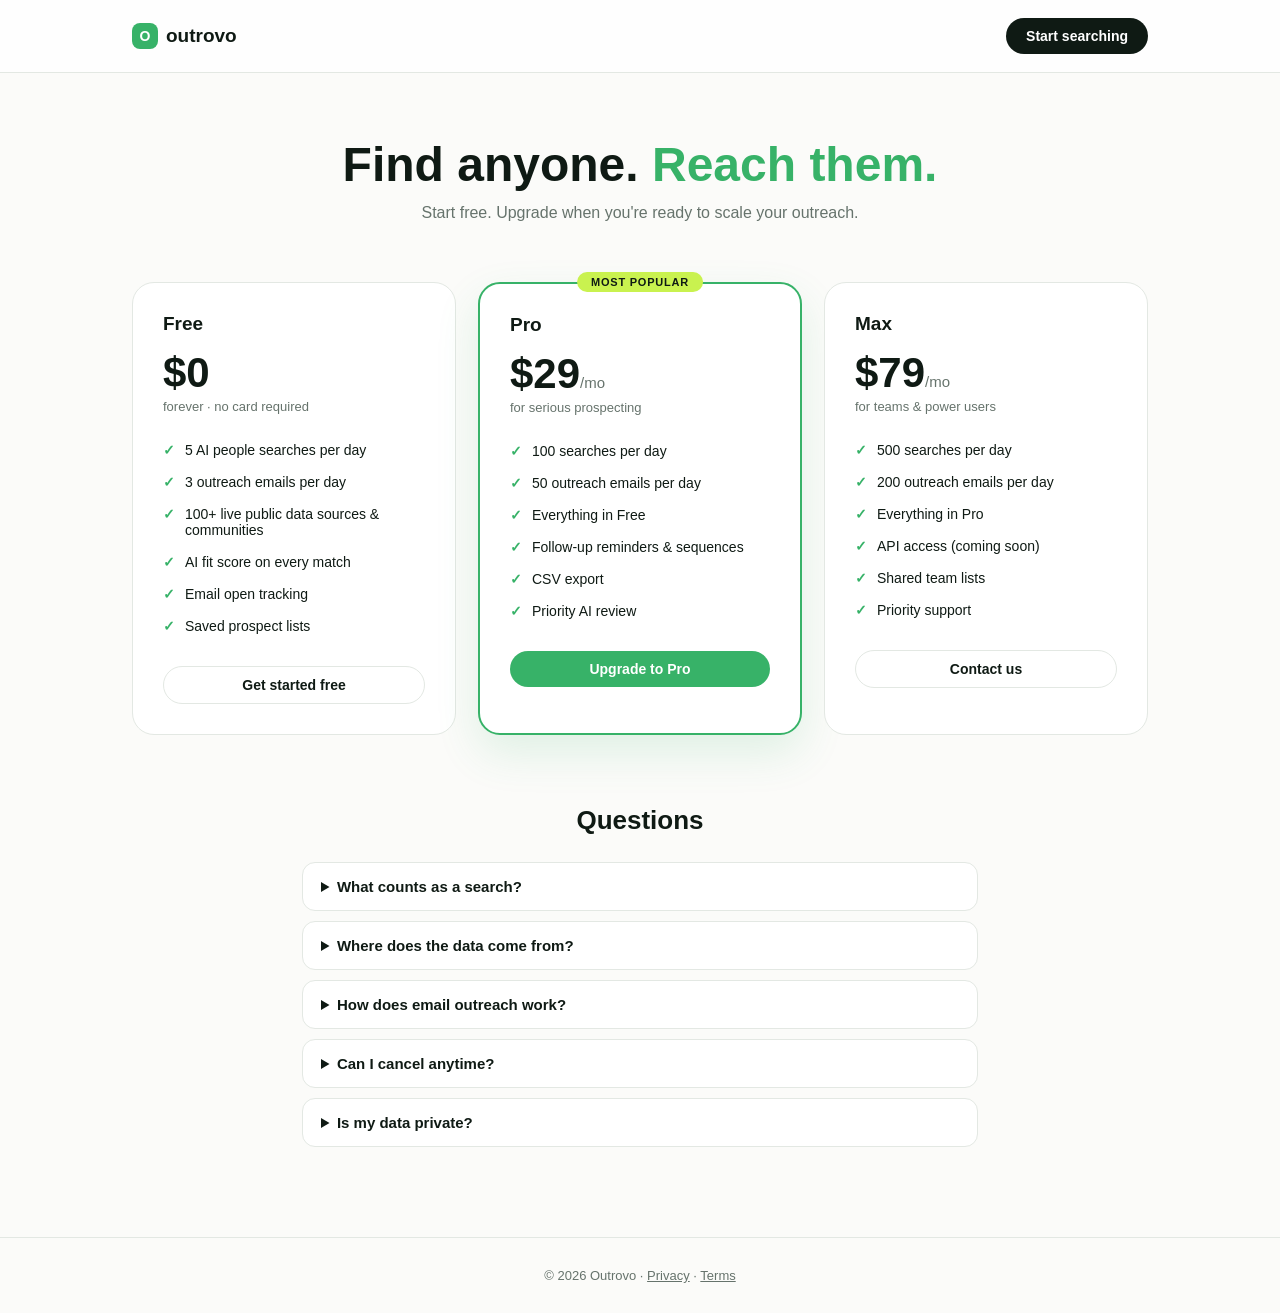
<file: static/pricing.html>
<!DOCTYPE html>
<html lang="en">
<head>
<meta charset="UTF-8">
<meta name="viewport" content="width=device-width, initial-scale=1.0">
<title>Pricing — Outrovo</title>
<style>
:root {
  --brand: #37b268; --brand-dark: #2a9554; --lime: #c9f24f;
  --ink: #0f1a14; --muted: #66736c; --border: #e3e8e3; --bg: #fbfbf9;
}
* { margin: 0; box-sizing: border-box; }
body { font-family: -apple-system, "Segoe UI", Roboto, sans-serif; background: var(--bg); color: var(--ink); }
nav { padding: 18px 0; border-bottom: 1px solid var(--border); background: rgba(255,255,255,.8); }
.wrap { max-width: 1060px; margin: 0 auto; padding: 0 22px; }
.nav-inner { display: flex; justify-content: space-between; align-items: center; }
.logo { font-weight: 800; font-size: 19px; color: var(--ink); text-decoration: none; display: inline-flex; align-items: center; gap: 8px; }
.logo-mark { background: var(--brand); color: #fff; border-radius: 8px; width: 26px; height: 26px; display: inline-flex; align-items: center; justify-content: center; font-size: 14px; }
.btn { display: inline-flex; align-items: center; gap: 6px; padding: 10px 20px; border-radius: 999px; font-weight: 600; font-size: 14px; text-decoration: none; cursor: pointer; border: 0; }
.btn-primary { background: var(--ink); color: #fff; }
.btn-accent { background: var(--brand); color: #fff; }
.btn-outline { border: 1px solid var(--border); color: var(--ink); background: #fff; }
header { text-align: center; padding: 64px 22px 40px; }
h1 { font-size: clamp(32px, 5vw, 48px); font-weight: 800; }
.sub { color: var(--muted); margin-top: 12px; font-size: 16px; }
.plans { display: grid; grid-template-columns: repeat(auto-fit, minmax(280px, 1fr)); gap: 22px; padding: 20px 22px 70px; max-width: 1060px; margin: 0 auto; }
.plan { background: #fff; border: 1px solid var(--border); border-radius: 22px; padding: 30px; position: relative; }
.plan.hot { border: 2px solid var(--brand); box-shadow: 0 18px 44px rgba(55,178,104,.14); }
.plan .flag { position: absolute; top: -12px; left: 50%; transform: translateX(-50%); background: var(--lime); color: var(--ink); font-size: 11px; font-weight: 800; text-transform: uppercase; letter-spacing: .07em; padding: 4px 14px; border-radius: 999px; }
.plan h2 { font-size: 19px; }
.price { font-size: 42px; font-weight: 800; margin: 14px 0 2px; }
.price small { font-size: 15px; font-weight: 500; color: var(--muted); }
.per { color: var(--muted); font-size: 13px; margin-bottom: 20px; }
.plan ul { list-style: none; padding: 0; margin: 0 0 24px; }
.plan li { padding: 8px 0; font-size: 14px; display: flex; gap: 10px; align-items: flex-start; }
.plan li::before { content: "✓"; color: var(--brand); font-weight: 800; flex-shrink: 0; }
.plan .btn { width: 100%; justify-content: center; }
.faq { max-width: 720px; margin: 0 auto; padding: 0 22px 80px; }
.faq h2 { text-align: center; font-size: 26px; margin-bottom: 26px; }
.faq details { background: #fff; border: 1px solid var(--border); border-radius: 13px; margin-bottom: 10px; padding: 0 18px; }
.faq summary { padding: 15px 0; font-weight: 600; cursor: pointer; font-size: 15px; }
.faq p { color: var(--muted); font-size: 14px; padding-bottom: 15px; line-height: 1.65; }
footer { text-align: center; padding: 30px; color: var(--muted); font-size: 13px; border-top: 1px solid var(--border); }
footer a { color: var(--muted); }
</style>
</head>
<body>
<nav><div class="wrap nav-inner">
  <a class="logo" href="/"><span class="logo-mark">O</span>outrovo</a>
  <a class="btn btn-primary" href="/">Start searching</a>
</div></nav>

<header>
  <h1>Find anyone. <span style="color:var(--brand)">Reach them.</span></h1>
  <p class="sub">Start free. Upgrade when you're ready to scale your outreach.</p>
</header>

<div class="plans">
  <div class="plan">
    <h2>Free</h2>
    <div class="price">$0</div>
    <div class="per">forever · no card required</div>
    <ul>
      <li>5 AI people searches per day</li>
      <li>3 outreach emails per day</li>
      <li>100+ live public data sources &amp; communities</li>
      <li>AI fit score on every match</li>
      <li>Email open tracking</li>
      <li>Saved prospect lists</li>
    </ul>
    <a class="btn btn-outline" href="/">Get started free</a>
  </div>

  <div class="plan hot">
    <div class="flag">Most popular</div>
    <h2>Pro</h2>
    <div class="price">$29<small>/mo</small></div>
    <div class="per">for serious prospecting</div>
    <ul>
      <li>100 searches per day</li>
      <li>50 outreach emails per day</li>
      <li>Everything in Free</li>
      <li>Follow-up reminders & sequences</li>
      <li>CSV export</li>
      <li>Priority AI review</li>
    </ul>
    <a class="btn btn-accent" href="/">Upgrade to Pro</a>
  </div>

  <div class="plan">
    <h2>Max</h2>
    <div class="price">$79<small>/mo</small></div>
    <div class="per">for teams & power users</div>
    <ul>
      <li>500 searches per day</li>
      <li>200 outreach emails per day</li>
      <li>Everything in Pro</li>
      <li>API access (coming soon)</li>
      <li>Shared team lists</li>
      <li>Priority support</li>
    </ul>
    <a class="btn btn-outline" href="mailto:sales@outrovo.com">Contact us</a>
  </div>
</div>

<div class="faq">
  <h2>Questions</h2>
  <details>
    <summary>What counts as a search?</summary>
    <p>One natural-language query that runs live across our data sources and returns AI-scored results. Re-opening a previous search from your history is free. Quotas reset every day at midnight UTC.</p>
  </details>
  <details>
    <summary>Where does the data come from?</summary>
    <p>Public sources only: Wikipedia, Wikidata, GitHub, Bluesky, OpenAlex, Hacker News, DEV.to, Mastodon, Product Hunt, YouTube, Hugging Face, npm, arXiv, PubMed, DBLP, Crossref, ORCID, MusicBrainz, Mixcloud, Dailymotion, Open Library, Codeberg, Lobsters, 180+ Stack Exchange communities, and personal websites. We never scrape private or login-walled content.</p>
  </details>
  <details>
    <summary>How does email outreach work?</summary>
    <p>Outrovo finds publicly published email addresses, verifies the domain can receive mail, drafts a personalized message, and sends it through your connected email account. An invisible 1×1 pixel tells you when it's opened. Follow-ups are drafted for your review but never sent automatically.</p>
  </details>
  <details>
    <summary>Can I cancel anytime?</summary>
    <p>Yes. Cancel in one click and your plan stays active until the end of the billing period, then returns to Free. Your lists and history are preserved.</p>
  </details>
  <details>
    <summary>Is my data private?</summary>
    <p>Your searches, lists, and outreach are scoped to your account and never shared with other users. See our <a href="/privacy">Privacy Policy</a> for the full picture, including how people found in searches can request removal.</p>
  </details>
</div>

<footer>
  © 2026 Outrovo · <a href="/privacy">Privacy</a> · <a href="/terms">Terms</a>
</footer>
</body>
</html>
</file>
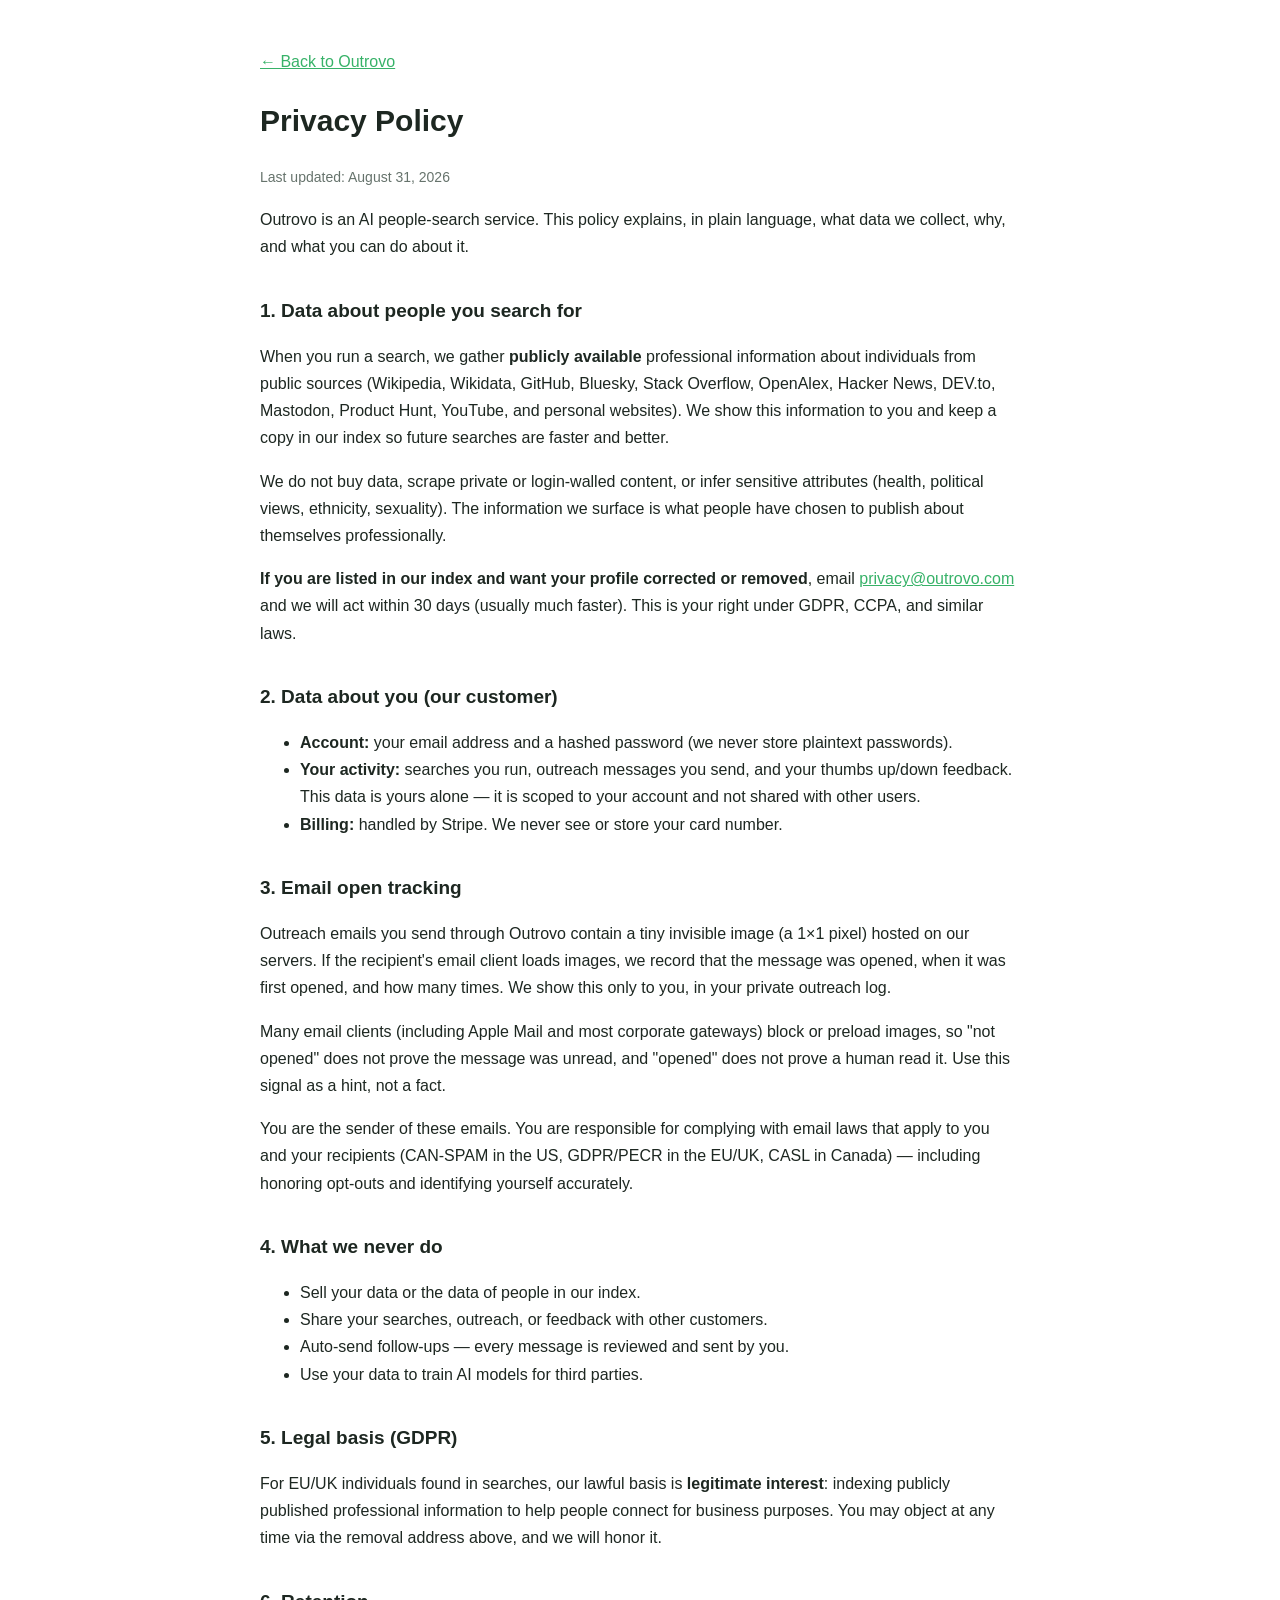
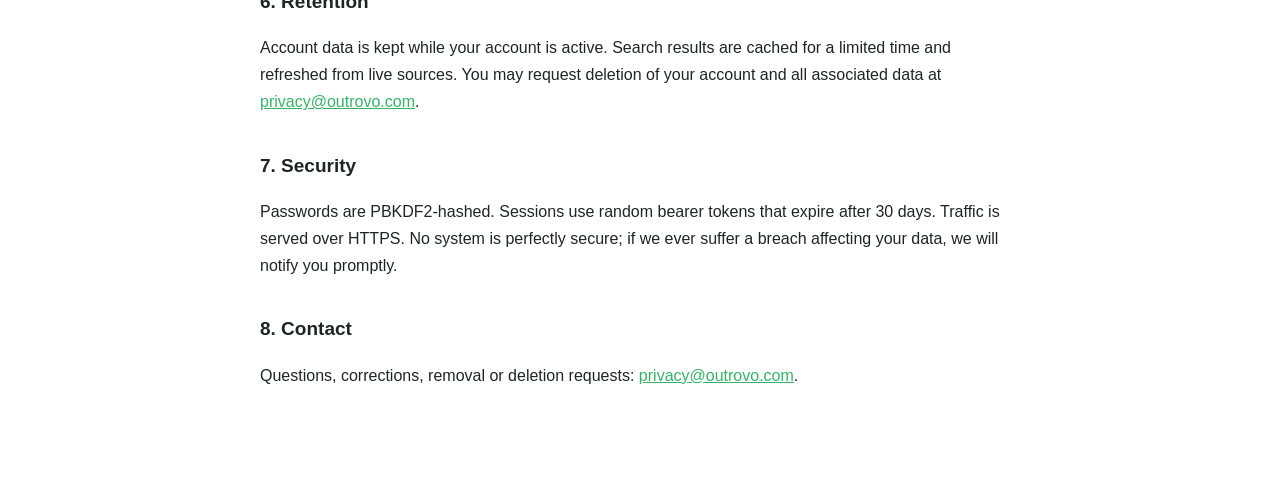
<file: static/privacy.html>
<!DOCTYPE html>
<html lang="en">
<head>
<meta charset="UTF-8">
<meta name="viewport" content="width=device-width, initial-scale=1.0">
<title>Privacy Policy — Outrovo</title>
<style>
body { font-family: -apple-system, "Segoe UI", Roboto, sans-serif; color: #1d2721;
  max-width: 760px; margin: 0 auto; padding: 48px 22px 80px; line-height: 1.7; }
h1 { font-size: 30px; } h2 { font-size: 19px; margin-top: 34px; }
a { color: #37b268; } .muted { color: #66736c; font-size: 14px; }
</style>
</head>
<body>
<a href="/">← Back to Outrovo</a>
<h1>Privacy Policy</h1>
<p class="muted">Last updated: August 31, 2026</p>

<p>Outrovo is an AI people-search service. This policy explains, in plain language, what data we collect, why, and what you can do about it.</p>

<h2>1. Data about people you search for</h2>
<p>When you run a search, we gather <strong>publicly available</strong> professional information about individuals from public sources (Wikipedia, Wikidata, GitHub, Bluesky, Stack Overflow, OpenAlex, Hacker News, DEV.to, Mastodon, Product Hunt, YouTube, and personal websites). We show this information to you and keep a copy in our index so future searches are faster and better.</p>
<p>We do not buy data, scrape private or login-walled content, or infer sensitive attributes (health, political views, ethnicity, sexuality). The information we surface is what people have chosen to publish about themselves professionally.</p>
<p><strong>If you are listed in our index and want your profile corrected or removed</strong>, email <a href="mailto:privacy@outrovo.com">privacy@outrovo.com</a> and we will act within 30 days (usually much faster). This is your right under GDPR, CCPA, and similar laws.</p>

<h2>2. Data about you (our customer)</h2>
<ul>
  <li><strong>Account:</strong> your email address and a hashed password (we never store plaintext passwords).</li>
  <li><strong>Your activity:</strong> searches you run, outreach messages you send, and your thumbs up/down feedback. This data is yours alone — it is scoped to your account and not shared with other users.</li>
  <li><strong>Billing:</strong> handled by Stripe. We never see or store your card number.</li>
</ul>

<h2>3. Email open tracking</h2>
<p>Outreach emails you send through Outrovo contain a tiny invisible image (a 1×1 pixel) hosted on our servers. If the recipient's email client loads images, we record that the message was opened, when it was first opened, and how many times. We show this only to you, in your private outreach log.</p>
<p>Many email clients (including Apple Mail and most corporate gateways) block or preload images, so "not opened" does not prove the message was unread, and "opened" does not prove a human read it. Use this signal as a hint, not a fact.</p>
<p>You are the sender of these emails. You are responsible for complying with email laws that apply to you and your recipients (CAN-SPAM in the US, GDPR/PECR in the EU/UK, CASL in Canada) — including honoring opt-outs and identifying yourself accurately.</p>

<h2>4. What we never do</h2>
<ul>
  <li>Sell your data or the data of people in our index.</li>
  <li>Share your searches, outreach, or feedback with other customers.</li>
  <li>Auto-send follow-ups — every message is reviewed and sent by you.</li>
  <li>Use your data to train AI models for third parties.</li>
</ul>

<h2>5. Legal basis (GDPR)</h2>
<p>For EU/UK individuals found in searches, our lawful basis is <strong>legitimate interest</strong>: indexing publicly published professional information to help people connect for business purposes. You may object at any time via the removal address above, and we will honor it.</p>

<h2>6. Retention</h2>
<p>Account data is kept while your account is active. Search results are cached for a limited time and refreshed from live sources. You may request deletion of your account and all associated data at <a href="mailto:privacy@outrovo.com">privacy@outrovo.com</a>.</p>

<h2>7. Security</h2>
<p>Passwords are PBKDF2-hashed. Sessions use random bearer tokens that expire after 30 days. Traffic is served over HTTPS. No system is perfectly secure; if we ever suffer a breach affecting your data, we will notify you promptly.</p>

<h2>8. Contact</h2>
<p>Questions, corrections, removal or deletion requests: <a href="mailto:privacy@outrovo.com">privacy@outrovo.com</a>.</p>
</body>
</html>
</file>
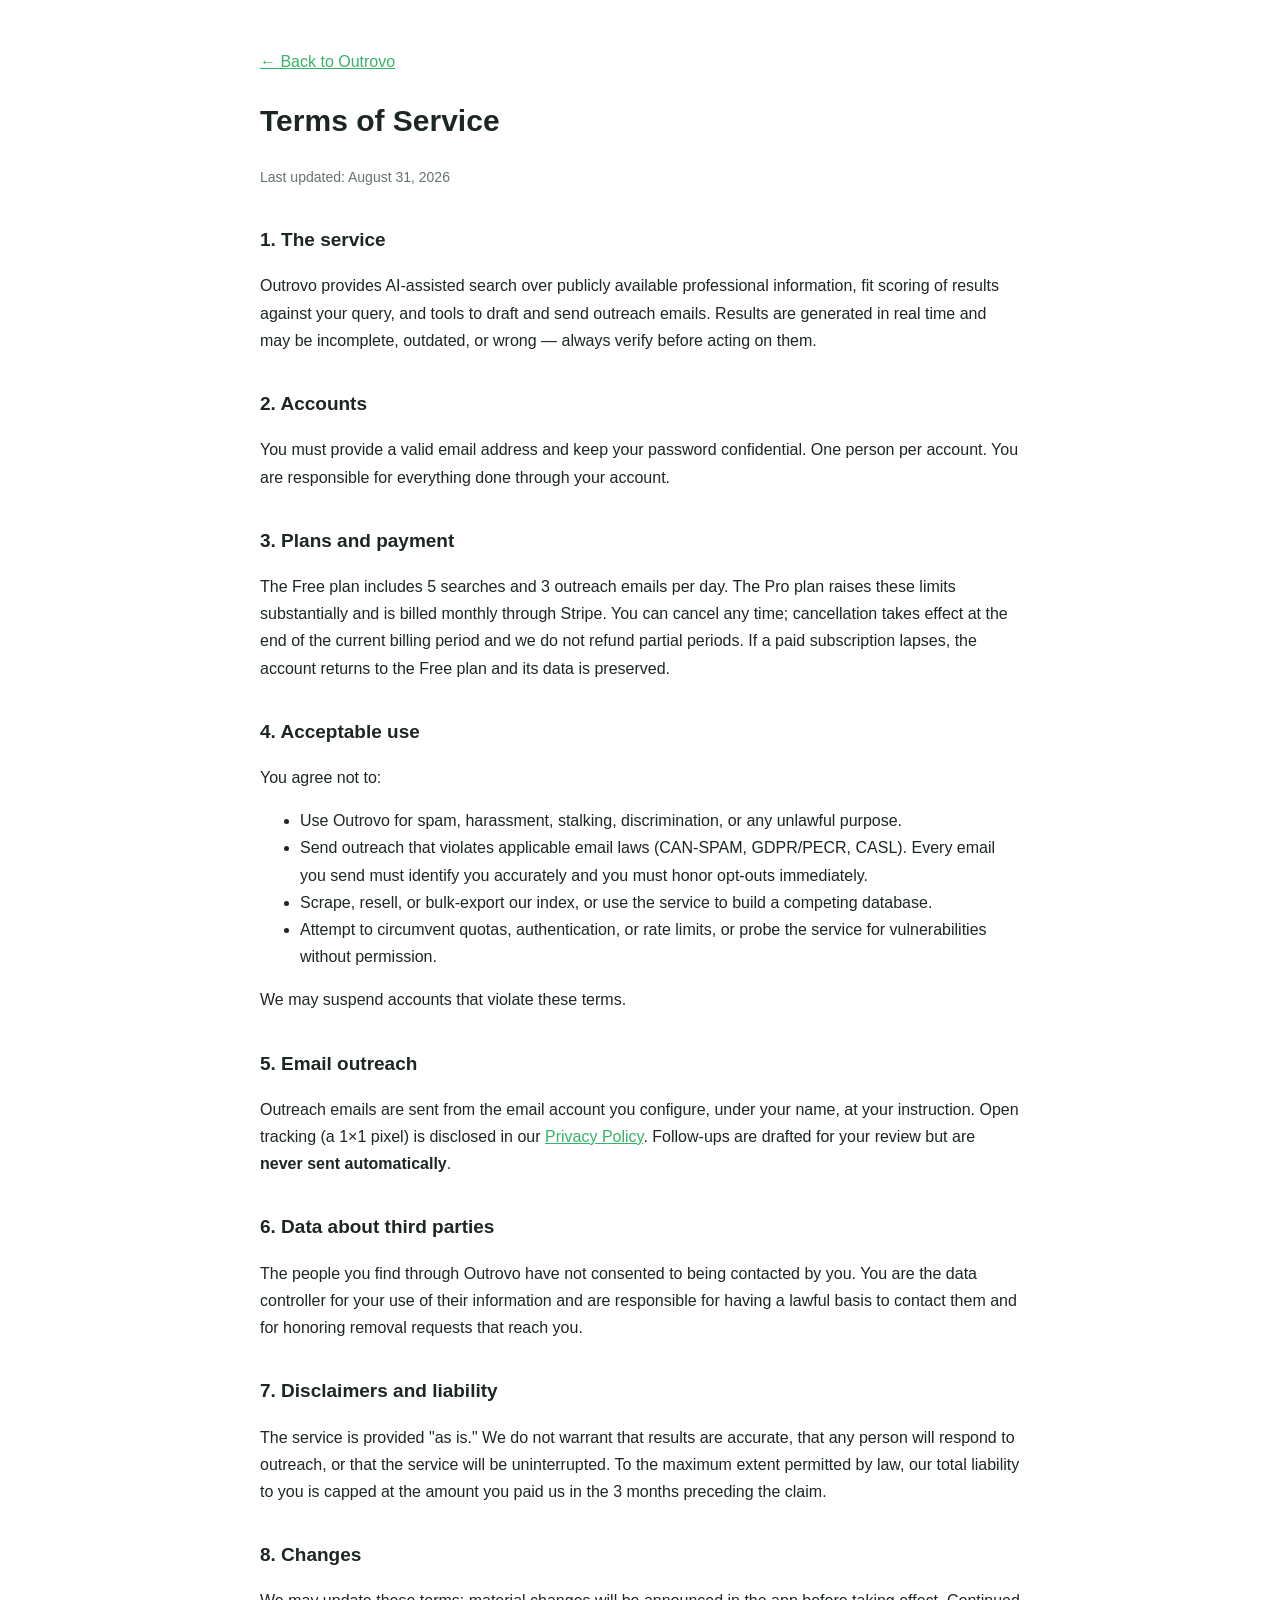
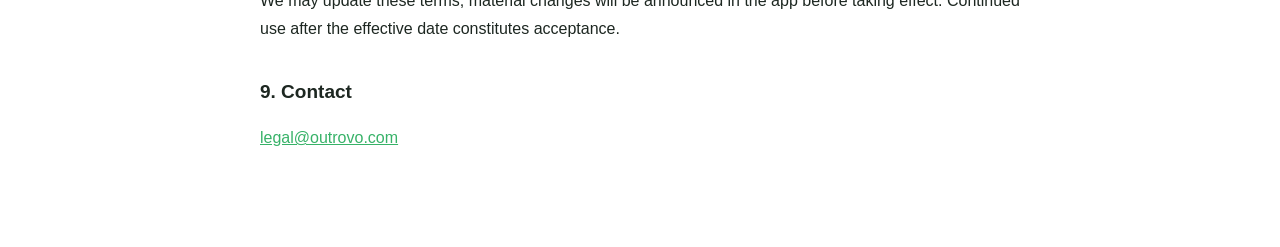
<file: static/terms.html>
<!DOCTYPE html>
<html lang="en">
<head>
<meta charset="UTF-8">
<meta name="viewport" content="width=device-width, initial-scale=1.0">
<title>Terms of Service — Outrovo</title>
<style>
body { font-family: -apple-system, "Segoe UI", Roboto, sans-serif; color: #1d2721;
  max-width: 760px; margin: 0 auto; padding: 48px 22px 80px; line-height: 1.7; }
h1 { font-size: 30px; } h2 { font-size: 19px; margin-top: 34px; }
a { color: #37b268; } .muted { color: #66736c; font-size: 14px; }
</style>
</head>
<body>
<a href="/">← Back to Outrovo</a>
<h1>Terms of Service</h1>
<p class="muted">Last updated: August 31, 2026</p>

<h2>1. The service</h2>
<p>Outrovo provides AI-assisted search over publicly available professional information, fit scoring of results against your query, and tools to draft and send outreach emails. Results are generated in real time and may be incomplete, outdated, or wrong — always verify before acting on them.</p>

<h2>2. Accounts</h2>
<p>You must provide a valid email address and keep your password confidential. One person per account. You are responsible for everything done through your account.</p>

<h2>3. Plans and payment</h2>
<p>The Free plan includes 5 searches and 3 outreach emails per day. The Pro plan raises these limits substantially and is billed monthly through Stripe. You can cancel any time; cancellation takes effect at the end of the current billing period and we do not refund partial periods. If a paid subscription lapses, the account returns to the Free plan and its data is preserved.</p>

<h2>4. Acceptable use</h2>
<p>You agree not to:</p>
<ul>
  <li>Use Outrovo for spam, harassment, stalking, discrimination, or any unlawful purpose.</li>
  <li>Send outreach that violates applicable email laws (CAN-SPAM, GDPR/PECR, CASL). Every email you send must identify you accurately and you must honor opt-outs immediately.</li>
  <li>Scrape, resell, or bulk-export our index, or use the service to build a competing database.</li>
  <li>Attempt to circumvent quotas, authentication, or rate limits, or probe the service for vulnerabilities without permission.</li>
</ul>
<p>We may suspend accounts that violate these terms.</p>

<h2>5. Email outreach</h2>
<p>Outreach emails are sent from the email account you configure, under your name, at your instruction. Open tracking (a 1×1 pixel) is disclosed in our <a href="/privacy">Privacy Policy</a>. Follow-ups are drafted for your review but are <strong>never sent automatically</strong>.</p>

<h2>6. Data about third parties</h2>
<p>The people you find through Outrovo have not consented to being contacted by you. You are the data controller for your use of their information and are responsible for having a lawful basis to contact them and for honoring removal requests that reach you.</p>

<h2>7. Disclaimers and liability</h2>
<p>The service is provided "as is." We do not warrant that results are accurate, that any person will respond to outreach, or that the service will be uninterrupted. To the maximum extent permitted by law, our total liability to you is capped at the amount you paid us in the 3 months preceding the claim.</p>

<h2>8. Changes</h2>
<p>We may update these terms; material changes will be announced in the app before taking effect. Continued use after the effective date constitutes acceptance.</p>

<h2>9. Contact</h2>
<p><a href="mailto:legal@outrovo.com">legal@outrovo.com</a></p>
</body>
</html>
</file>
